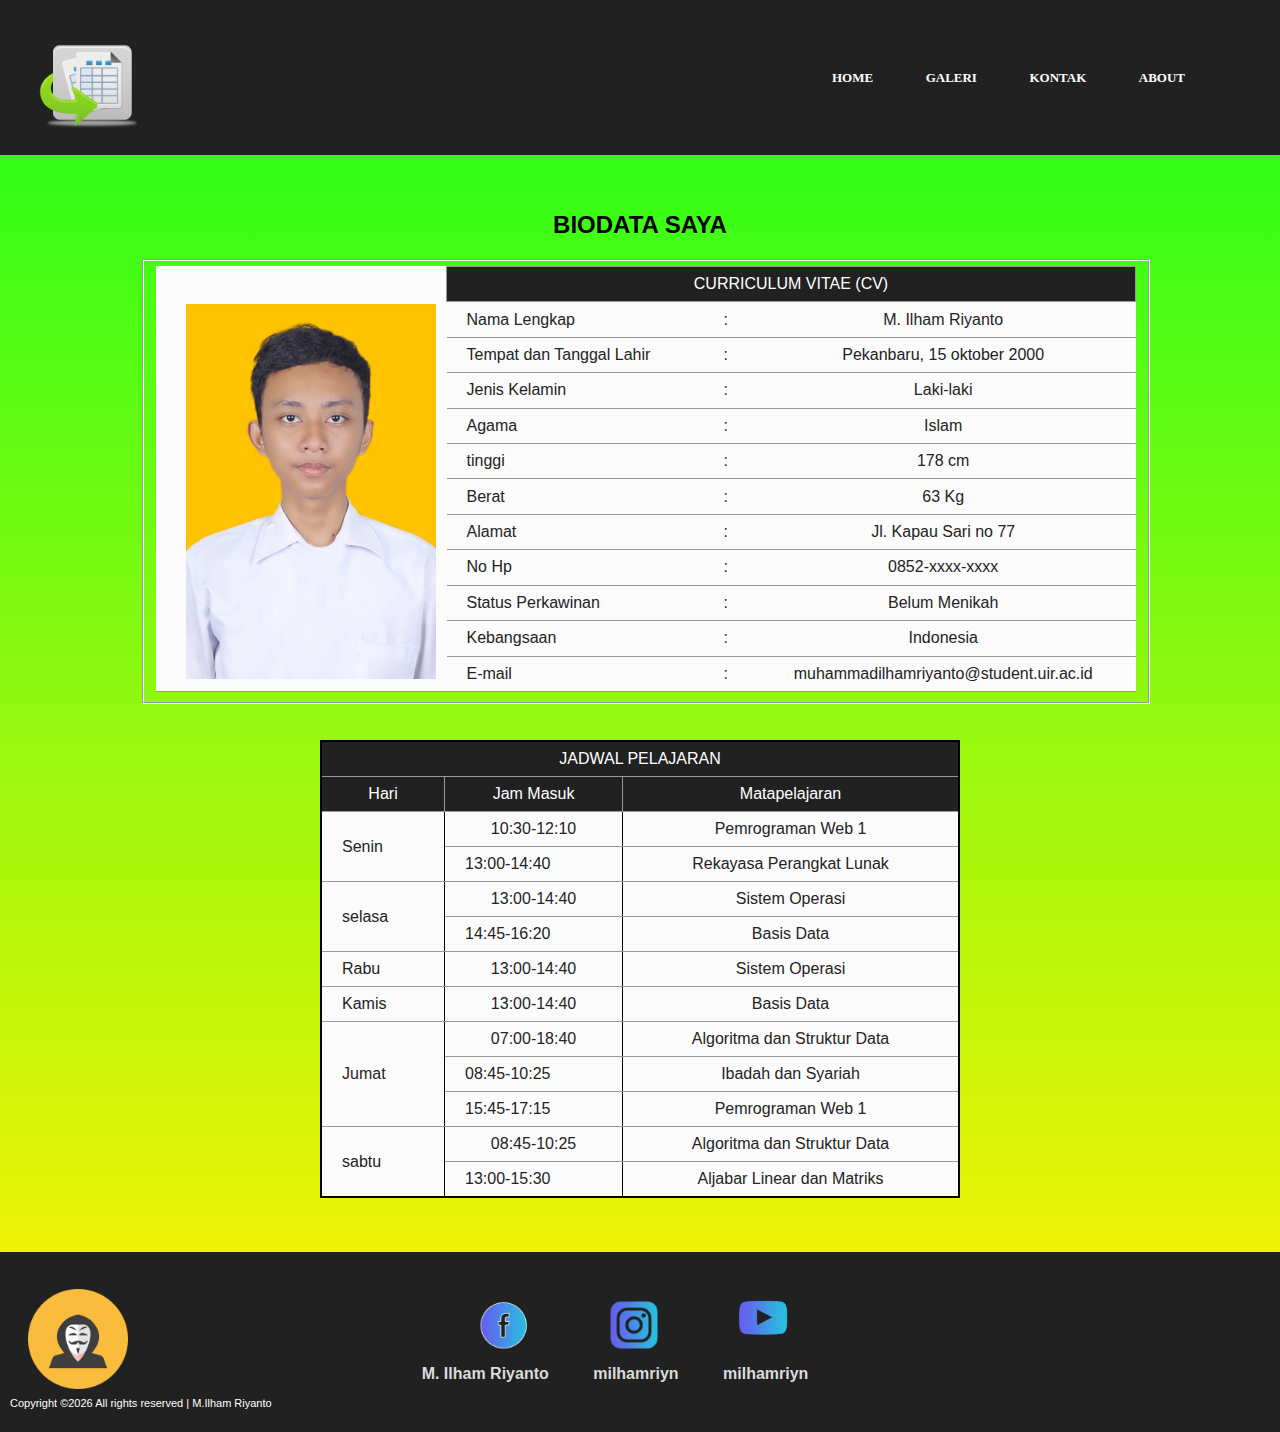
<file: about.html>
<!DOCTYPE html>
<html>
<head>
	<title></title>
	<link rel="stylesheet" href="css/style.css">
</head>
<header class="header-section">
                <a href="index.html" class="site-logo"><img src="gambar/tables-icon.png" class="logo"></a>
                <ul class="main-menu">
                    <li>
                        <a href="index.html">Home</a>
                        
                    </li>
                    <li>
                        <a href="galery.html">Galeri</a>
                    </li>
                    <li>
                        <a href="contact.html">Kontak</a>
                    </li>
                    <li>
                        <a href="About.html">About</a>
                    </li> 
                </ul>                     
            </header>

           
            
<body  >
        <section class="section3">
        <section class="sesi">
            <br><br>
            <center><h2 class="title">BIODATA SAYA</h2></center>    
    <center><form action="#" style="width: 1000px" class="posisi";>
	<fieldset class="h">
	<table style="width: 980px;"><tr>
	<td rowspan="35" width="250px">
	<img src="gambar/IMG_9189.jpg"  class="site-logo3" class="logo3"/></td>
                        <tr >
                                
                            <th colspan="3" >CURRICULUM VITAE (CV)</th>

                        </tr>
                       
                 
                    <tr>
                        <td>Nama Lengkap</td>
                        <td>:</td>
                        <td>M. Ilham Riyanto</td>
                    </tr>
                    <tr>
                        <td>Tempat dan Tanggal Lahir</td>
                        <td>:</td>
                        <td>Pekanbaru, 15 oktober 2000</td>
                    </tr>
                    <tr>
                        <td>Jenis Kelamin</td>
                        <td>:</td>
                        <td>Laki-laki</td>
                    </tr>
                    <tr>
                        <td>Agama</td>
                        <td>:</td>
                        <td>Islam</td>
                    </tr>
                    <tr>
                        <td>tinggi</td>
                        <td>:</td>
                        <td>178 cm</td>
                    </tr>
                    <tr>
                        <td>Berat</td>
                        <td>:</td>
                        <td>63 Kg</td>
                    </tr>
                    <tr>
                        <td>Alamat</td>
                        <td>:</td>
                        <td>Jl. Kapau Sari no 77</td>
                    </tr>
                    <tr>
                        <td>No Hp</td>
                        <td>:</td>
                        <td>0852-xxxx-xxxx</td>
                    </tr>
                    <tr>
                        <td>Status Perkawinan</td>
                        <td>:</td>
                        <td>Belum Menikah</td>
                    </tr>
                    <tr>
                        <td>Kebangsaan</td>
                        <td>:</td>
                        <td>Indonesia</td>
                    </tr>
                    <tr>
                        <td>E-mail</td>
                        <td>:</td>
                        <td>muhammadilhamriyanto@student.uir.ac.id</td>
                    </tr>
                  
               
                </tr>
            </table>
        </fieldset></center>
        </form>
                </table>
            </section>
            <br><br>

	<table align="center" border="2" bordercolor="black" width="500" height="250" cellspacing="10" cellpadding="10">
<tr bgcolor="yellow">

    
    <th colspan="3">JADWAL PELAJARAN</th>
</tr>
<tr>
    
    <th>Hari</th>
    <th>Jam Masuk</th>
    <th>Matapelajaran</th>
</tr>
<tr>
    <td rowspan="2">Senin</td>
    <td>10:30-12:10</td>
    <td>Pemrograman Web 1</td>
</tr>
<tr>
    <td>13:00-14:40</td>
    <td>Rekayasa Perangkat Lunak</td>
</tr>

<tr>
    
    <td rowspan="2">selasa</td>
    <td>13:00-14:40</td>
    <td>Sistem Operasi</td>
</tr>
<tr>
    <td>14:45-16:20</td>
    <td>Basis Data</td>
</tr>

<tr>
    <td>Rabu</td>
    <td>13:00-14:40</td>
    <td>Sistem Operasi</td>
</tr>

<tr>
    
    <td>Kamis</td>
    <td>13:00-14:40</td>
    <td>Basis Data</td>
</tr>

<tr>
    
    <td rowspan="3">Jumat</td>
    <td>07:00-18:40</td>
    <td>Algoritma dan Struktur Data</td>
</tr>
<tr>
    <td>08:45-10:25</td>
    <td>Ibadah dan Syariah</td>
</tr>
<tr>
    <td>15:45-17:15</td>
    <td>Pemrograman Web 1</td>
</tr>

<tr>
    
    <td rowspan="2">sabtu</td>
    <td>08:45-10:25</td>
    <td>Algoritma dan Struktur Data</td>
</tr>
<tr>
    <td>13:00-15:30</td>
    <td>Aljabar Linear dan Matriks</td>
</tr>

</table>
<br> <br> <br>
        </section class="section1">

        <footer class="footer-section">
            <div class="footer-social">
                <br><br><br><br><br>
                <center>
                <a href="https://www.facebook.com">M. Ilham Riyanto<img src="gambar/facebook.png" alt="icon facebook" class="icon"></a>
                <a href="">milhamriyn<img src="gambar/instagram.png" alt="icon instagram" class="icon"></a>
                <a href="">milhamriyn<img src="gambar/youtube.png" alt="icon youtube" class="icon"></a>
            </center>
            </div>
            <a href="index.html" class="site-logo1" center><img src="gambar/Hacker-icon.png" class="logo1"></a>
            <div class="footer-copyright">
                Copyright &copy;<script>document.write(new Date().getFullYear());</script> All rights reserved 
                | M.Ilham Riyanto</div>
        </footer>
</body>
</html>
</file>
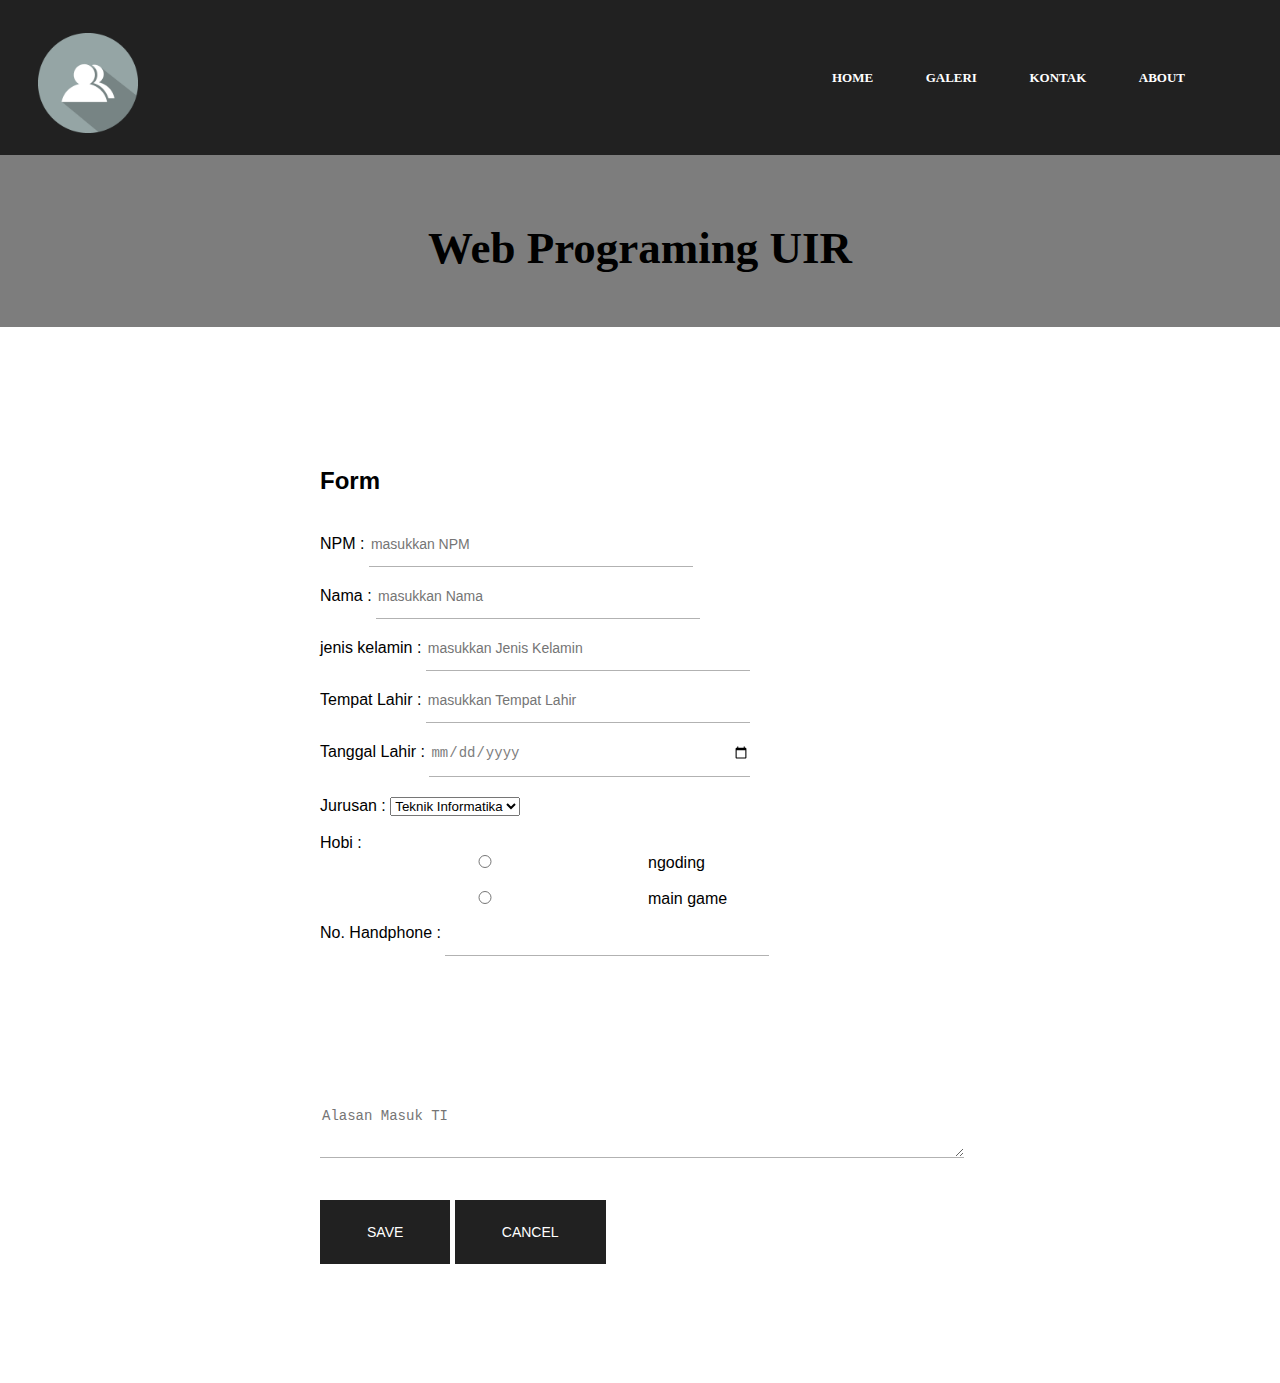
<file: contact.html>
<!DOCTYPE html>
<html lang="en">
<head>
    <meta charset="UTF-8">
    <meta name="viewport" content="width=device-width, initial-scale=1.0">
    <meta http-equiv="X-UA-Compatible" content="ie=edge">
    <title>Document</title>
     <link rel="stylesheet" href="css/style.css">
</head>
<header class="header-section">
                <a href="index.html" class="site-logo"><img src="gambar/contacts-icon.png" class="logo"></a>
                <ul class="main-menu">
                    <li>
                        <a href="index.html">Home</a>
                    </li>
                    <li>
                        <a href="galery.html">Galeri</a>
                    </li>
                    <li>
                        <a href="contact.html">Kontak</a>
                    </li>
                    <li>
                        <a href="About.html">About</a>
                    </li> 
                </ul>                     
            </header>

            <header class="header-section1">
                <h2 align="center">Web Programing UIR</h2>
            </header>
<body >
    
        </section>
            
           <section >
            <section class="contact-section" >
                <div class="profile-warp">
                <div class="contact-text">
                    <h2>Form</h2>
                    <form class="contact-form" action="#">
                        <div>
                            <tr>
            <td><label for="npm">NPM</label></td>
            <td>:</td>
            <td><input type="text" placeholder="masukkan NPM"></td>
        </tr>
                        </div>

                        <div>
                             <tr>
                <td><label for="Nama">Nama</label></td>
                <td>:</td>
                <td> <input type="text" placeholder="masukkan Nama"></td>
            </tr>
                        </div>

                        <div>
                            <tr>
               <td><label for="gender">jenis kelamin</label></td>
               <td>:</td>
               <td> <input type="text" placeholder="masukkan Jenis Kelamin"></td>
           </tr>
                       </div>

                        <div><tr>
                        <td><label for="address">Tempat Lahir</label></td>
                        <td>:</td>
                        <td> <input type="text" placeholder="masukkan Tempat Lahir"></td>
                    </tr></div>
                         <div>
                             <tr>
                        <td><label for="tgl"> Tanggal Lahir</label></td>
                        <td>:</td>
                        <td><input type="date" name="tgl"></td>
                    </tr>
                
                        <div>
                             <tr>
                    <td><label for="jurusan">Jurusan</label></td>
                    <td>:</td>
                    <td><select>
                        <option value="TI">Teknik Informatika </option>
                        <option value="TM">Teknik Sipil</option>
                        <option value="PWk">Teknik Mesin</option>
                    </select> </td>
            </tr>
                        </div>


                        <br><DIV><tr>
                    <td><label for="hobi">Hobi</label></td>
                    <td>:</td>
                    <td> <br>

                    <input type="radio" name="." value="daftar">ngoding
                    <input type="radio" name="." value="daftar">main game
              </td>
                
                </tr></DIV>

                <div>   
                    <tr>
                        <td><label for="hp">No. Handphone</label></td>
                        <td>:</td>
                        <td><input type="number" name="hp"></td>
                    </tr>
                </div> 

                        <div>
                
                            <textarea class="contact-msg" placeholder="Alasan Masuk TI"></textarea>
                            <button class="btn1" type="submit">Save</button>
                            <button class="btn1" type="submit">cancel</button>
                        </div>
                        
                    </form>
                </div>

                </div>
            </section>


</body>
</html>
</file>
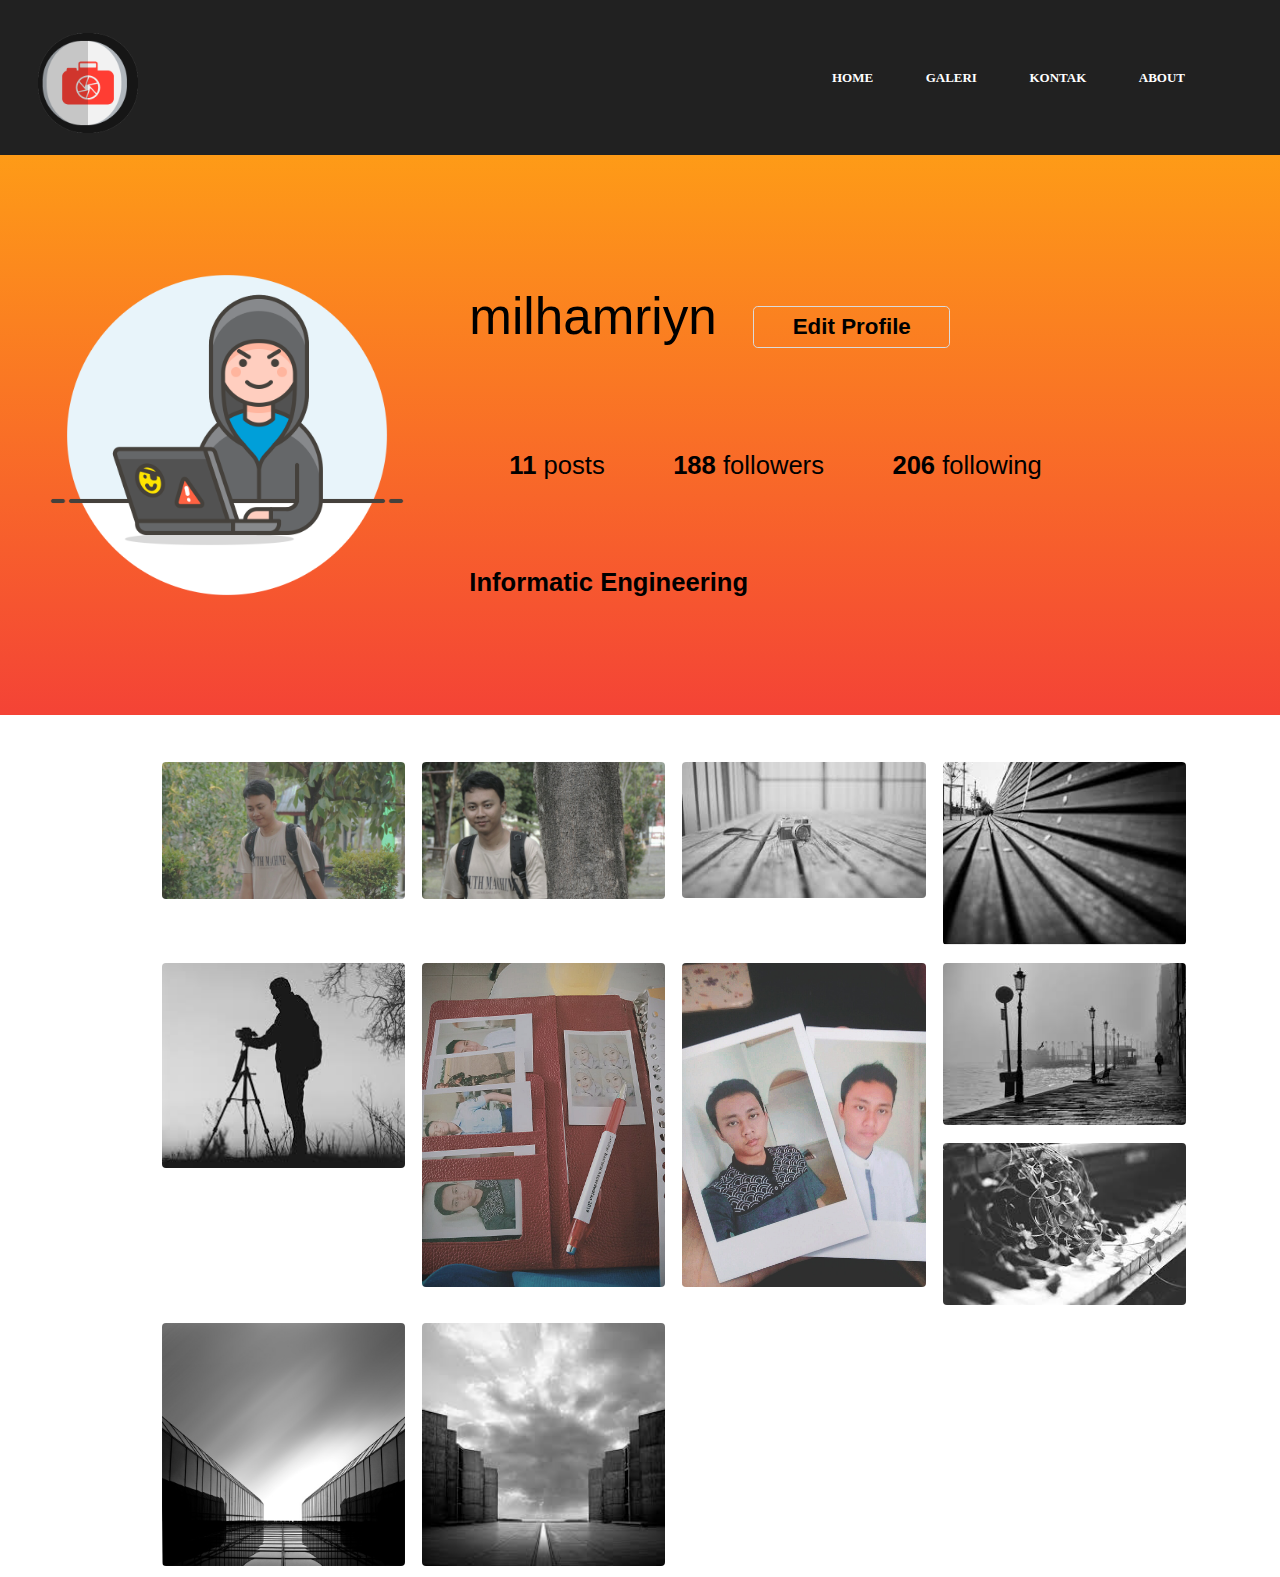
<file: galery.html>
<!DOCTYPE html>
<html>
<head>
        <meta charset="UTF-8">
        <meta name="viewport" content="width=device-width, initial-scale=1.0">
        <meta http-equiv="X-UA-Compatible" content="ie=edge">
        <link href="gambar/icon.png" rel="shortcut icon"/>
        <link rel="stylesheet" href="css/style.css">
 <title></title>

</head>
<body >
	 <header class="header-section">
                <a href="index.html" class="site-logo"><img src="gambar/gallery-icon.png" class="logo"></a>
                <ul class="main-menu">
                    <li>
                        <a href="index.html">Home</a>
                    </li>
                    <li>
                        <a href="Galery.html">Galeri</a>
                    </li>
                    <li>
                        <a href="contact.html">Kontak</a>
                    </li>
                    <li>
                        <a href="About.html">About</a>
                    </li> 
                </ul>                     
            </header>


<section class="section1">
            <div class="container" >

                    <div class="profile">
            
                        <div class="profile-image">
            
                            <img src="gambar/hacker-icons.png" alt="">
                        </div>
            
                        <div class="profile-user-settings">
            
                            <h1 class="profile-user-name">milhamriyn</h1>
            
                            <button class="btn profile-edit-btn">Edit Profile</button>
            
                            <button class="btn profile-settings-btn" aria-label="profile settings"><i class="fas fa-cog" aria-hidden="true"></i></button>
            
                        </div>
            
                        <div class="profile-stats">
            
                            <ul>
                                <li><span class="profile-stat-count">11</span> posts</li>
                                <li><span class="profile-stat-count">188</span> followers</li>
                                <li><span class="profile-stat-count">206</span> following</li>
                            </ul>
            
                        </div>
            
                        <div class="profile-bio">
            
                            <p><span class="profile-real-name">Informatic Engineering</span> </p>
            
                        </div>
            
                    </div>
           


<main  >
 <div class="box">
<img src="gambar/5.jpg"></div>
<div class="box">
<img src="gambar/6.jpg"></div>
<div class="box">
<img src="gambar/kamera1.jpg"></div>
<div class="box">
<img src="gambar/kursi.jpg"></div>
<div class="box">
<img src="gambar/memori.jpg"></div>
<div class="box">
<img src="gambar/ilham1.jpg"></div>
<div class="box">
<img src="gambar/ilham2.jpg"></div>
<div class="box">
<img src="gambar/lampu.jpg"></div>
<div class="box">
<img src="gambar/3.jpg"></div>
<div class="box">
<img src="gambar/1.jpg"></div>
<div class="box">
<img src="gambar/2.jpg"></div>
</main>
</section>

</body>
</html>
</file>
<file: css/style.css>
/* Universal */
html, body {
    font-family: sans-serif;
    margin: 0;
}

a{
    text-decoration: none;
}
/* Universal */

/* Header */


 

.header-section {
    padding-top: 15px;
    padding-bottom: 15px;
    background-color:#212121;
    position: relative;
}

.header-section1 {
    padding-top: 30px;
    padding-bottom: 15px;
    background-color:#7d7d7d;
    position: relative;
}

.site-logo {
    display: inline;
    display: inline-block;
    padding-top: 18px;
    padding-left: 18px;
}

.site-logo1{
    display: inline-block;
    padding-top: 5px;
    padding-left: 18px;
}

.site-logo3{
    display: inline;
    display: inline-block;
    padding-top: 30px;
    padding-left: 10px;
    padding-right: 20px;
}





.logo{
    width: 100px;
}

.logo1{
    width: 100px;
    
}

.logo2{
    width: 200px;
    
}

.logo3{
    width: 150px;
    padding-bottom: 100px;
    padding-left: 20px;
}

.setting-icon{
    width: 30px;
}



.main-menu {
    list-style: none;
    float: right;
    padding-right: 30px;
}

.main-menu1 {
    list-style: none;
    float: right;
    padding-right: 370px;
}
.main-menu li {
    display: inline-block;
}

.main-menu li a {
    display: block;
    font-size: 13px;
    color: white;
    font-weight: 600;
    text-transform: uppercase;
    padding: 25px 0;
    margin-right: 45px;
}
/* Header */

/* section */
.profile-section {
    padding: 50px 15px;
    position: relative;
    height: 600px;
    position: relative;

    background: rgb(95, 42, 53);
    background: -webkit-linear-gradient(bottom, #4092f0 , #673ab7 );
    background: -o-linear-gradient(bottom, #4092f0 ,#673ab7 );
    background: -moz-linear-gradient(bottom, #4092f0,#673ab7 );
    background: linear-gradient(bottom, , #fe9b17 );
    background: linear-gradient(bottom,, #fe9b17 );
    background: -webkit-repeating-linear-gradient(#4092f0 , #673ab7);
    
    
}

.section1{
    background: rgb(95, 42, 53);
    background: -webkit-linear-gradient(bottom,#fe9b17 #f44336 );
    background: -o-linear-gradient(bottom, ,#fe9b17 #f44336 );
    background: -moz-linear-gradient(bottom, #4092f0,#673ab7 );
    background: linear-gradient(bottom, , #fe9b17 );
    background: linear-gradient(bottom,, #fe9b17 );
    background: -webkit-repeating-linear-gradient(#fe9b17, #f44336);
    
    

}

.section3{
    background: rgb(95, 42, 53);
    background: -webkit-linear-gradient(bottom,#32fe17 #eff306 );
    background: -o-linear-gradient(bottom,#32fe17 #eff306);
    background: -moz-linear-gradient(bottom,#32fe17, #eff306 );
    background: linear-gradient(bottom, , #fe9b17 );
    background: linear-gradient(bottom,, #fe9b17 );
    background: -webkit-repeating-linear-gradient(#32fe17,#eff306);
    
    

}

.profile-warp {
    width: 100%;
    margin: 0 auto;
}

.profile-text{
    padding-left: 30px;
    width: 50%;
    float: left;
}

.profile-text h1 {
    font-size: 48px;
    margin-bottom: 25px;
}

.profile-text p {
    margin-bottom: 45px;
    text-align: justify;
}

.profile-foto {
    width: 45%;
    float: left;
}

.foto_profile{
    background: url("../gambar/Blue-2-icon.png");
    background-size: 50%;
    background-repeat: no-repeat;
    background-position: center;
    height: 500px;
}

    /* form */
    .btn1 {
        border: none;
        font-size: 14px;
        padding: 24px 47px;
        border-radius: 0;
        text-transform: uppercase;
        color: #fff;
        cursor: pointer;
        background: #212121;
    }

    input:focus,
    select:focus,
    button:focus,
    textarea:focus {
        outline: none;
    }

    .contact-section {
        position: relative;
        padding: 120px 0;
        width: 50%;
        margin: 0 auto;
    }

    .contact-form {
        padding-top: 20px;
    }

    .contact-form input,
    .contact-form textarea {
        font-size: 14px;
        color: #7d7d7d;
        border: none;
        border-bottom: 1px solid #b2b2b2;
        padding-bottom: 14px;
        margin-bottom: 20px;
    }

    .contact-form input{
        width: 50%;
    }

    .contact-form textarea {
        width: 100%;
    }

    .contact-form textarea {
        height: 165px;
        margin-bottom: 38px;
    }

    .contact-msg::-webkit-input-placeholder {
        padding-top: 130px;
    }
    /* form */

    /* table */
    table {
        margin: auto;
        color: #232323;
        border-collapse: collapse;
        width: 50%;
    }
    
    table th {
        border: 1px solid #999;
        padding: 8px 20px;
        background: #212121 ;
        color: #fff;
        font-weight: normal;
    }
    
    table td:first-child {
        text-align: left;
        padding-left: 20px;
    }
    
    table td {
        border-bottom: 1px solid #999;
        padding: 8px 20px;
        text-align: center;
        background: #fbfbfb;
    }
    
    .private-data-section {
        position: relative;
        background: #fe9b17 ;
        background: -webkit-linear-gradient(bottom, #2e58a6 , #fe9b17 );
        background: -o-linear-gradient(bottom, #2e58a6 , #fe9b17 );
        background: -moz-linear-gradient(bottom, #2e58a6 , #fe9b17 );
        background: linear-gradient(bottom, #2e58a6 , #fe9b17 );
    }
    
    .private-data-container {
        min-height: 100vh;
        display: flex;
        align-items: center;
        padding: 33px 100px;
    }
    
    .private-data-wrap {
        width: 100%;
    }
    
    .private-data-table {
        z-index: 1000;
    }
    
    .private-data-table h2 {
        text-align: center;
    }
    /* table */

/* section */

/* footer */
.footer-section {
    background-color:#212121 ;
    padding: 19px 10px;
    position: relative;
}

.footer-social {
    text-align: right;
    margin-right: 30px;
    height: 5px;
    padding: 4px 0;
}

.footer-social a {
    width: 500px;
    margin-right: 30px;
    margin-left: 10px;
    color: #dbdbdb;
    font-weight: bold;
    padding-top: 50px;
}

.icon{
    position: absolute;
    width: 50px;
    margin-top: -65px;
    margin-left: -70px;
}

.footer-copyright {
    color: #fff;
    font-size: 11px;
    font-weight: 500;
    padding: 4px 0;
}
/* footer */

/* Support */
.merah{
    background: red;
}

.biru{
    background: blue;
}
/* Support */


/* animation */
.icon:hover{
    width: 100px
}
.main-menu li a:hover {
    color: #fe9b17;
}

table tr:hover td {
    background: transparent;
    color: #ffffff;
}

.btn:hover {
    background: #333695;
}

.contact-form input{
    -webkit-transition: width 0.4s ease-in-out;
    transition: width 0.4s ease-in-out;
}

.contact-form input:focus{
    width: 100%;
}

.foto_profile:hover{
    background: url("../gambar/Rio2-Jewel-icon.png");
    background-size: 50%;
    background-repeat: no-repeat;
    background-position: center;
    display: -webkit-box;
    display: -ms-flexbox;
    display: flex;
    -webkit-box-align: center;
    -ms-flex-align: center;
    align-items: center;
    -webkit-box-pack: center;
    -ms-flex-pack: center;
    justify-content: center;
    padding: 0 30px;
    overflow: hidden;
}

.loading-section {
    position: fixed;
    width: 100%;
    height: 100%;
    top: 0;
    left: 0;
    z-index: 999999;
    background: #212121;
}

.foto_profile{
    -webkit-transition: all 0.3s;
    transition: all 0.3s;
}

.loading {
    width: 40px;
    height: 40px;
    position: absolute;
    top: 50%;
    left: 50%;
    margin-top: -13px;
    margin-left: -13px;
    border-radius: 60px;
    animation: loader 0.8s linear infinite;
    -webkit-animation: loader 0.8s linear infinite;
}

@keyframes loader {
    0% {
        -webkit-transform: rotate(0deg);
        transform: rotate(0deg);
        border: 4px solid #f44336;
        border-left-color: transparent;
    }
    50% {
        -webkit-transform: rotate(180deg);
        transform: rotate(180deg);
        border: 4px solid #673ab7;
        border-left-color: transparent;
    }
    100% {
        -webkit-transform: rotate(360deg);
        transform: rotate(360deg);
        border: 4px solid #f44336;
        border-left-color: transparent;
    }
}

@-webkit-keyframes loader {
    0% {
        -webkit-transform: rotate(0deg);
        border: 4px solid #f44336;
        border-left-color: transparent;
    }
    50% {
        -webkit-transform: rotate(180deg);
        border: 4px solid #673ab7;
        border-left-color: transparent;
    }
    100% {
        -webkit-transform: rotate(360deg);
        border: 4px solid #f44336;
        border-left-color: transparent;
    }
}

.box{
 width: 20%;
 float: left;
 padding: 7px;
 padding-left: 10px;  
 display: block;
 overflow: hidden;
 border-radius: 3px;

}


h1{
 text-align: center;
}

header{

font-family: 'Dokdo', cursive;
font-size: 30px;
padding: 20px;
}
main{
      margin-left: 120px;
        width: 100%;
        margin-top: 40px;
}


img{
 width: 100%;
    border-radius: 4px;

}

img:hover{
  transform: scale(2,2);
  transition: .3s transform;

}
.container {
    max-width: 93.5rem;
    margin: 0 auto;
    padding: 0 2rem;
}

.btn {
    display: inline-block;
    font: inherit;
    background: none;
    border: none;
    color: inherit;
    padding: 0;
    cursor: pointer;
}

.btn:focus {
    outline: 0.5rem auto #4092f0;
}

.visually-hidden {
    position: absolute !important;
    height: 1px;
    width: 1px;
    overflow: hidden;
    clip: rect(1px, 1px, 1px, 1px);
}

/* Profile Section */

.profile {
    padding: 5rem 0;
}

.profile::after {
    content: "";
    display: block;
    clear: both;
}

.profile-image {
    float: left;
    width: calc(33.333% - 1rem);
    display: flex;
    justify-content: center;
    align-items: center;
    margin-right: 3rem;
}

.profile-image img {
    width: 400px;
}

.profile-user-settings,
.profile-stats,
.profile-bio {
    float: left;
    width: calc(66.666% - 2rem);
}

.profile-user-settings {
    margin-top: 1.1rem;
}

.profile-user-name {
    display: inline-block;
    font-size: 3.2rem;
    font-weight: 300;
}


.profile-edit-btn {
    font-size: 1.4rem;
    line-height: 1.8;
    border: 0.1rem solid #dbdbdb;
    border-radius: 0.3rem;
    padding: 0 2.4rem;
    margin-left: 2rem;
}

.profile-settings-btn {
    font-size: 2rem;
    margin-left: 1rem;
}

.profile-stats {
    margin-top: 50px;
}

.profile-stats li {
    display: inline-block;
    font-size: 1.6rem;
    line-height: 1.5;
    margin-right: 4rem;
    cursor: pointer;
}

.profile-stats li:last-of-type {
    margin-right: 0;
}

.profile-bio {
    font-size: 1.6rem;
    font-weight: 400;
    line-height: 1.5;
    margin-top: 2.3rem;
}

.profile-real-name,
.profile-stat-count,
.profile-edit-btn {
    font-weight: 600;
}
/* animation */
.private-data-section {
    position: relative;
    background: #fe9b17 ;
    background: -webkit-linear-gradient(bottom, #2e58a6 , #fe9b17 );
    background: -o-linear-gradient(bottom, #2e58a6 , #fe9b17 );
    background: -moz-linear-gradient(bottom, #2e58a6 , #fe9b17 );
    background: linear-gradient(bottom, #2e58a6 , #fe9b17 );
}
</file>
